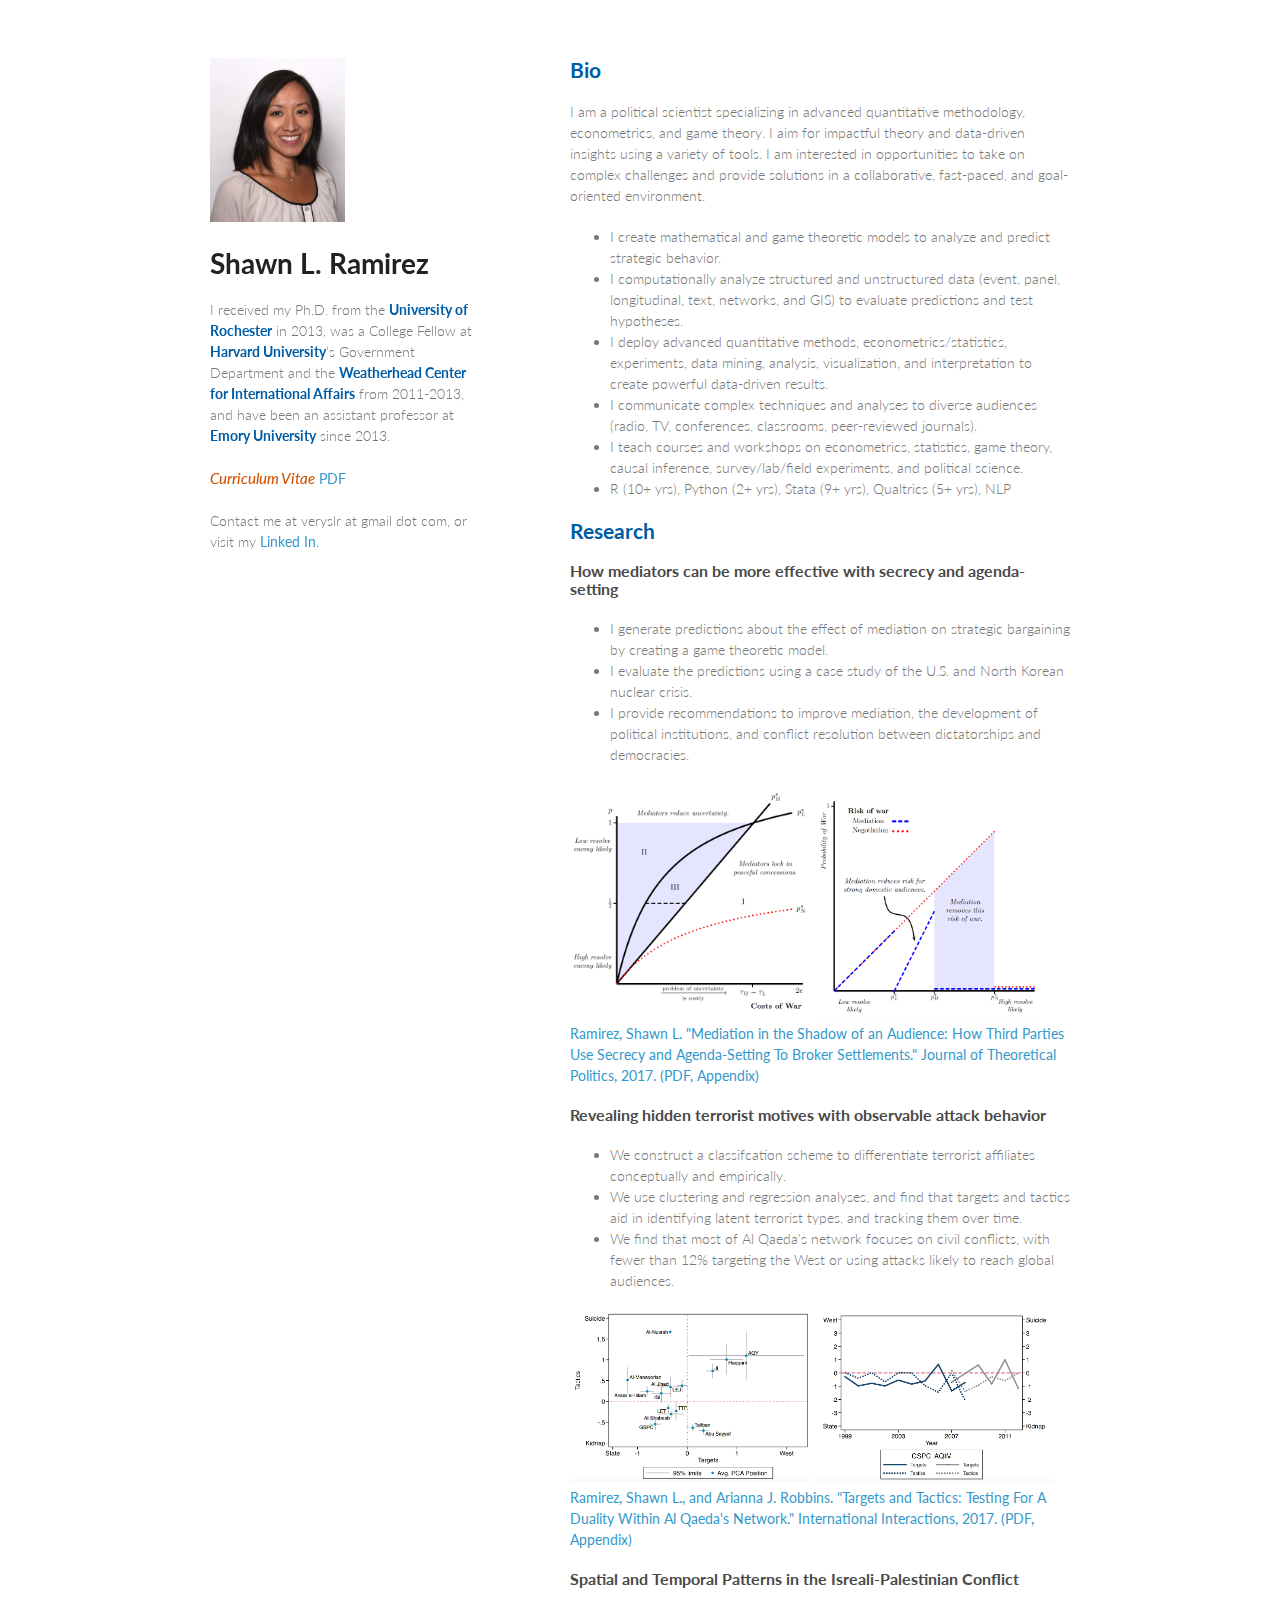
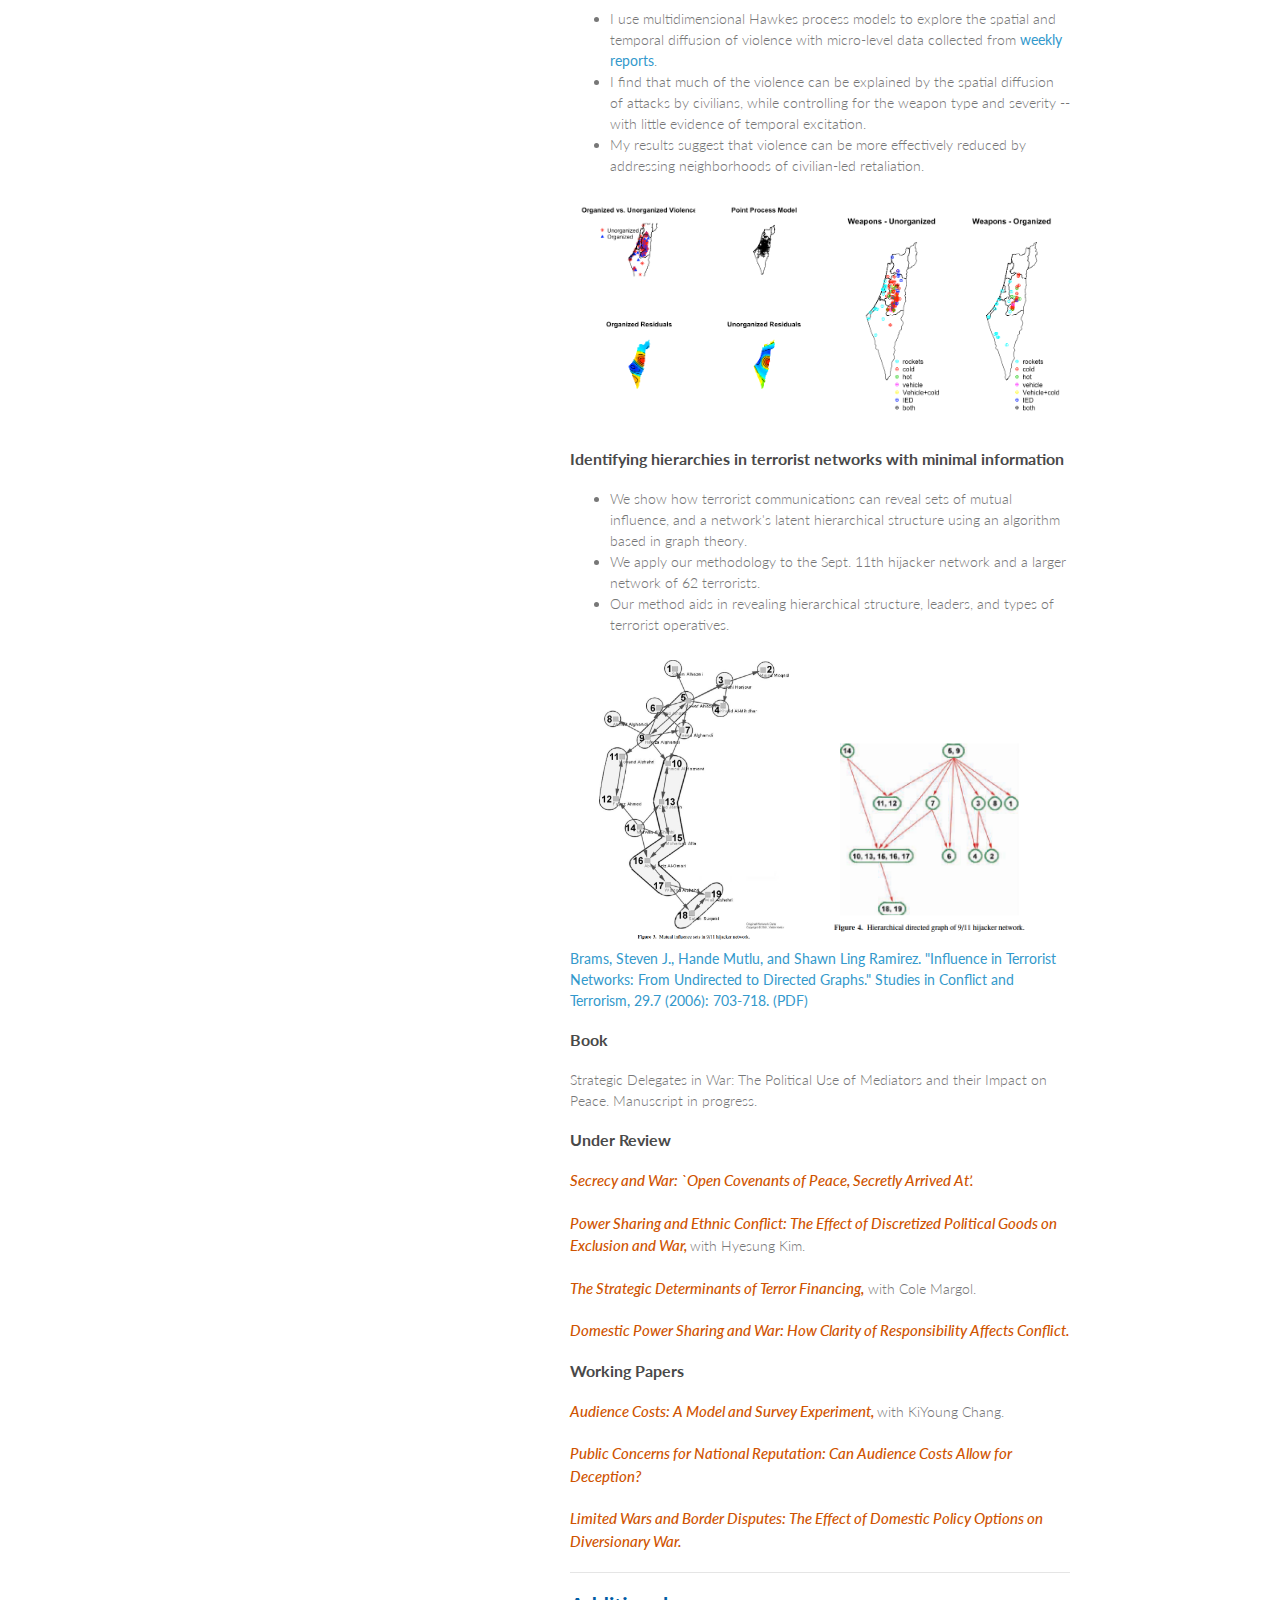
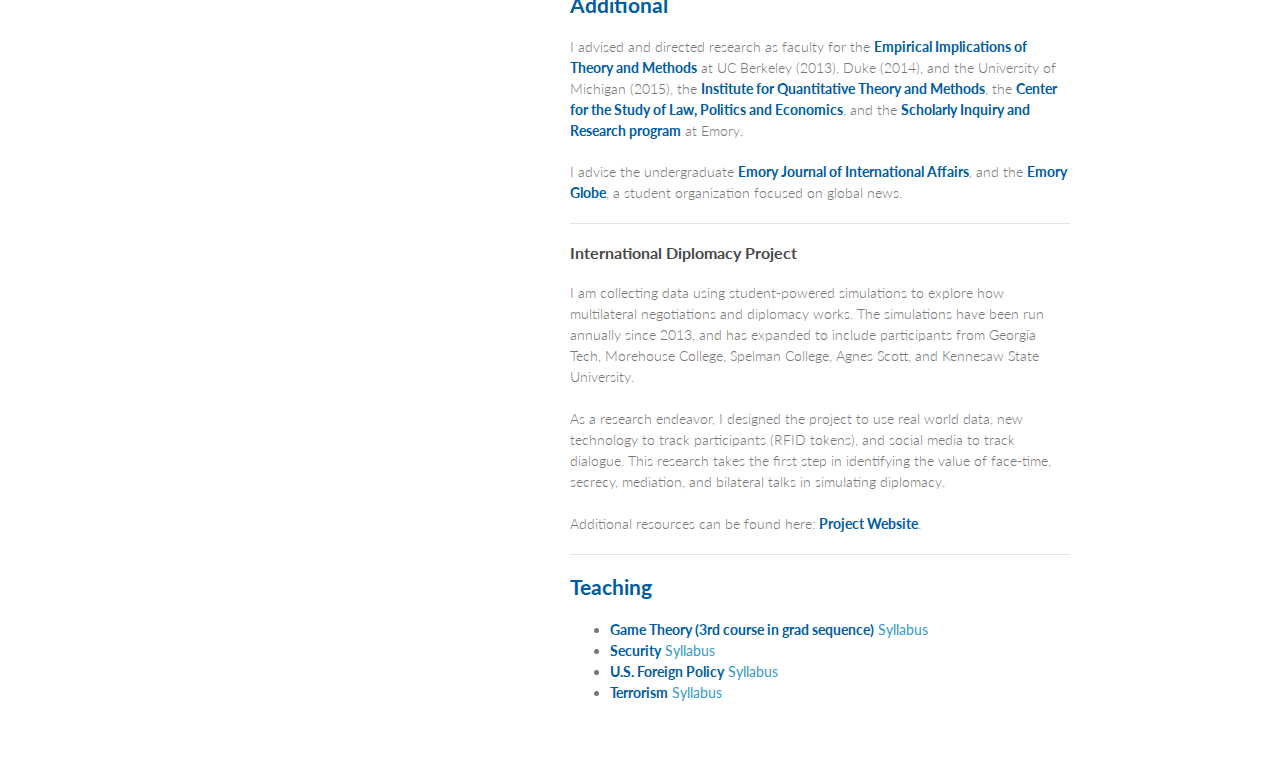
<file: index.html>
<!doctype html>
<html>
  <head>
    <meta charset="utf-8">
    <meta http-equiv="X-UA-Compatible" content="chrome=1">
    <title>Shawn L. Ramirez</title>
    <link rel="stylesheet" href="stylesheets/styles.css">
    <link rel="stylesheet" href="stylesheets/pygment_trac.css">
    <meta name="viewport" content="width=device-width, initial-scale=1, user-scalable=no">
    <!--[if lt IE 9]>
    <script src="//html5shiv.googlecode.com/svn/trunk/html5.js"></script>
    <![endif]-->
  </head>
  <body>
    <div class="wrapper">

      <header>
        <img src="ShawnRamirez.jpg" width=50%>
        <br><br>
        <h1>Shawn L. Ramirez</h1>
	
<p>	I received my Ph.D. from the <a href="http://www.sas.rochester.edu/psc/">
	<strong>University of Rochester</strong></a> in 2013, was a College Fellow at <a href="https://gov.harvard.edu/">
	<strong>Harvard University</strong></a>’s Government Department and the <a href="https://wcfia.harvard.edu/">
	<strong>Weatherhead Center for International Affairs</strong></a> from 2011-2013, and have been an assistant 
	professor at <a href="http://polisci.emory.edu/home/people/faculty/ramirez-shawn.html"><strong>Emory University</strong></a> 
	since 2013. 
	<br> <br> 
	<em>Curriculum Vitae</em> <a target="_blank" href="/papers/slrcv.pdf">PDF</a> <br> <br>
	 Contact me at veryslr at gmail dot com, or visit my <a href="https://www.linkedin.com/in/shawn-l-ramirez-ph-d-b96178144/">
	Linked In</a>.</p>
      </header>
      

      <section>

          <h2><a name="Bio"><strong>Bio</strong></a></h2>
	  
	  <p>I am a political scientist specializing in advanced quantitative methodology, econometrics, and game theory. 
 		I aim for impactful theory and data-driven insights using a variety of tools. I am interested in opportunities 
		to take on complex challenges and provide solutions in a collaborative, fast-paced, and goal-oriented environment. 
	      <ul>
  		<li>I create mathematical and game theoretic models to analyze and predict strategic behavior. 
			<!--For example, how secrecy makes bargaining more efficient, how mediators 
			can be more effective, and how to stop terror financing.--> 
		      </li>
  		<li>I computationally analyze structured and unstructured data (event, panel, longitudinal, text, networks, and GIS) 
			to evaluate predictions and test hypotheses.</li>
  		<li>I deploy advanced quantitative methods, econometrics/statistics, experiments, data mining, analysis, 
			visualization, and interpretation to create powerful data-driven results. </li>
		<li>I communicate complex techniques and analyses to diverse audiences (radio, TV, conferences, 
			classrooms, peer-reviewed journals).</li>
		<li>I teach courses and workshops on econometrics, statistics, game theory, causal inference, 
			survey/lab/field experiments, and political science.</li>
		<li>R (10+ yrs), Python (2+ yrs), Stata (9+ yrs), Qualtrics (5+ yrs), NLP</li>
	      </ul></p>

	 <h2><a name="Research"><strong>Research</strong></a></h2>
	     
	  <h3> How mediators can be more effective with secrecy and agenda-setting </h3> 
	      <p> <ul>
  			<li>I generate predictions about the effect of mediation on strategic bargaining by creating a game theoretic model.</li> 
		      	<li>I evaluate the predictions using a case study of the U.S. and North Korean nuclear crisis.</li> 
		      	<li>I provide recommendations to improve mediation, the development of political institutions, 
		      	and conflict resolution between dictatorships and democracies.</li>
	          </ul> 
		<img src="medeffect.png" width=48% alt="Mediators lock in concessions and reduce uncertainty.">
	 	<img src="medpwar.png" width=45% alt="Mediation can make conflicts better or worse.">
		<br>
	    	<a target="_blank" href="http://journals.sagepub.com/doi/abs/10.1177/0951629817729227">Ramirez, Shawn L. 
			"Mediation in the Shadow of an Audience: How Third Parties Use Secrecy and Agenda-Setting To Broker 
			Settlements." Journal of Theoretical Politics, 2017.</a> 
	      	<a target="_blank" href="/papers/2017slrmed.pdf">(PDF, </a> 
	      	<a target="_blank" href="/papers/OnlineAppendix2017.pdf">Appendix)</a>  
	      </p> 
        
	<h3> Revealing hidden terrorist motives with observable attack behavior  </h3>
	 
	         <p> <ul>
  			<li>We construct a classifcation scheme to differentiate terrorist affiliates conceptually and empirically.</li> 
		      	<li>We use clustering and regression analyses, and find that targets and tactics 
			aid in identifying latent terrorist types, and tracking them over time.</li> 
	  		<li>We find that most of Al Qaeda's network focuses on civil conflicts, 
	        	with fewer than 12% targeting the West or using attacks likely to reach global audiences.</li>
	  	</ul> 
		<img src="aqascoreplot2.png" width=48% alt="The classification scheme at work. Only three groups (top-right) consistently target the West with propaganda-generating suicide attacks. A majority of affiliates are launching civil campaigns against their home state governments (left).">
	 	<img src="gspcaqim.png" width=48% alt="This shows the similarity between GSPC and AQIM in attacking the state and relying on kidnapping tactics over time.">
	    	<br>
		  <a target="_blank" href="http://www.tandfonline.com/doi/abs/10.1080/03050629.2018.1383907">Ramirez, Shawn L.,
			  and Arianna J. Robbins. "Targets and Tactics: Testing For A Duality Within Al Qaeda's Network." 
			  International Interactions, 2017.</a>
		  <a target="_blank" href="/papers/slraffiliates.pdf">(PDF, </a> 
		  <a target="_blank" href="/papers/2017AQAAppendix.pdf">Appendix)</a> 
	      </p> 	  	
	    
	<h3> Spatial and Temporal Patterns in the Isreali-Palestinian Conflict </h3>
	        <p> <ul>
  			<li>I use multidimensional Hawkes process models to explore the spatial and temporal diffusion of 
				violence with micro-level data collected from  
				<a target="_blank" href="http://www.terrorism-info.org.il/en/21126/">weekly reports</a>.</li> 
	  		<li>I find that much of the violence can be explained by the spatial diffusion of attacks by civilians, 
				while controlling for the weapon type and severity -- with little evidence of temporal excitation.</li> 
			<li>My results suggest that violence can be more effectively reduced by addressing neighborhoods
			of civilian-led retaliation.</li>
		</ul> 
		<img src="figppm.png" width=50%>
	 	<img src="figweapons.png" width=48%>
	      </p> 	  
	
	<h3> Identifying hierarchies in terrorist networks with minimal information </h3>
	 	
	        <p> <ul><li>We show how terrorist communications can reveal sets
			of mutual influence, and a network's latent hierarchical structure using an algorithm 
			based in graph theory.</li> 
			<li>We apply our methodology to the Sept. 11th hijacker network and a larger network of 
				62 terrorists.</li>
			<li>Our method aids in revealing hierarchical structure, leaders, and types of terrorist
				operatives. </li>
		</ul>
		<img src="mutualis.png" width=48% alt="Mutual influence sets in the 9/11 hijacker network.">
	 	<img src="hierarchy.png" width=48% alt="9/11 terrorist hierachy identified with our measure of influence.">
		<br>
		<a target="_blank" href="http://www.tandfonline.com/doi/abs/10.1080/10576100600701982">Brams, Steven J., Hande Mutlu, and Shawn Ling Ramirez. "Influence in Terrorist Networks: From Undirected 
		to Directed Graphs." Studies in Conflict and Terrorism, 29.7 (2006): 703-718.</a>
		<a target="_blank" href="/papers/slr_terror_networks.pdf">(PDF)</a>
	      </p> 	  	      
	      	      
	      
  <h3>Book</h3>
        
          <p> Strategic Delegates in War: The Political Use of Mediators and their Impact on Peace. 
	      Manuscript in progress. 
	      <!--<br><br> Mediators with secrecy and agenda-setting can reduce conflict by making incremental proposals 
	      that winnow away less resolved adversaries. In doing so, mediators can also lock in longer-term 
	      agreements with additional terms that concern the general public, but are not on the agenda (i.e., 
	      water, environmental, or justice provisions).-->
    	  </p> 

<h3>Under Review</h3>

<p> <em> Secrecy and War: `Open Covenants of Peace, Secretly Arrived At’. </em> </p>

<p> <em> Power Sharing and Ethnic Conflict: The Effect of Discretized Political Goods on Exclusion and War, </em> with Hyesung Kim. </p>

<p> <em> The Strategic Determinants of Terror Financing,</em> with Cole Margol. </p>

<p> <em> Domestic Power Sharing and War: How Clarity of Responsibility Affects Conflict. </em> </p>

<h3>Working Papers</h3>

<p> <em> Audience Costs: A Model and Survey Experiment, </em>with KiYoung Chang.</p>

<p> <em> Public Concerns for National Reputation: Can Audience Costs Allow for Deception? </em> </p>

<p> <em> Limited Wars and Border Disputes: The Effect of Domestic Policy Options on Diversionary War. </em> </p>

<hr></hr>
          
<h2><a name=“other”><strong>Additional</strong></a></h2>

<p> I advised and directed research as faculty for the 
<a target="_blank" href="http://www.eitminstitute.org/"><strong>
Empirical Implications of Theory and Methods</strong></a> at UC Berkeley (2013), Duke (2014), and the University of Michigan (2015), the 
<a target="_blank" href="http://www.quantitative.emory.edu/index.html"><strong>
Institute for Quantitative Theory and Methods</strong></a>,  
 the 
<a target="_blank" href="http://polisci.emory.edu/home/cslpe/"><strong>
Center for the Study of Law, Politics and Economics</strong></a>, 
and the <strong>Scholarly Inquiry and Research program</strong> at Emory. </p>


<p> I advise the undergraduate <a target="_blank" href="https://static1.squarespace.com/static/57b1ce359de4bb3199d6d635/t/5903bd72f5e2319ca1217b2a/1493417367863/EJIA%2520SPRING%25202017%2520FINAL.pdf"><strong>Emory Journal of International Affairs</strong></a>, and the <a target="_blank" href="http://www.emoryglobe.com/"><strong>Emory Globe</strong></a>, a student organization focused on global news. </p>

            <hr></hr>

          <h3>International Diplomacy Project</h3>
          <p> I am collecting data using student-powered simulations to explore how multilateral negotiations and diplomacy works. The simulations have been run annually since 2013, and has expanded to include participants from Georgia Tech, Morehouse College, Spelman College, Agnes Scott, and Kennesaw State University.    
<br><br>
As a research endeavor, I designed the project to use real world data, new technology to track participants (RFID tokens), and social media to track dialogue. This research takes the first step in identifying the value of face-time, secrecy, mediation, and bilateral talks in simulating diplomacy. <br><br> Additional resources can be found here: <a href="idp.html"><strong>Project Website</strong></a>.</p>
       
            <hr></hr>


     <h2><a name="teach"><strong>Teaching</strong></a></h2>
            <ul>
                <li> <strong> Game Theory (3rd course in grad sequence)</strong> <a target="_blank" href="/courses/gt3.pdf">Syllabus</a></li>
                <li> <strong>Security</strong>  <a target="_blank" href="/courses/security.pdf">Syllabus</a></li>
                <li> <strong>U.S. Foreign Policy</strong>  <a target="_blank" href="/courses/usfp.pdf">Syllabus</a></li>
                <li> <strong>Terrorism</strong>  <a target="_blank" href="/courses/terrorism.pdf">Syllabus</a></li>
            </ul>
            
   
     </section>
 
    </div>
    <script src="javascripts/scale.fix.js"></script>
  </body>
</html>
</file>
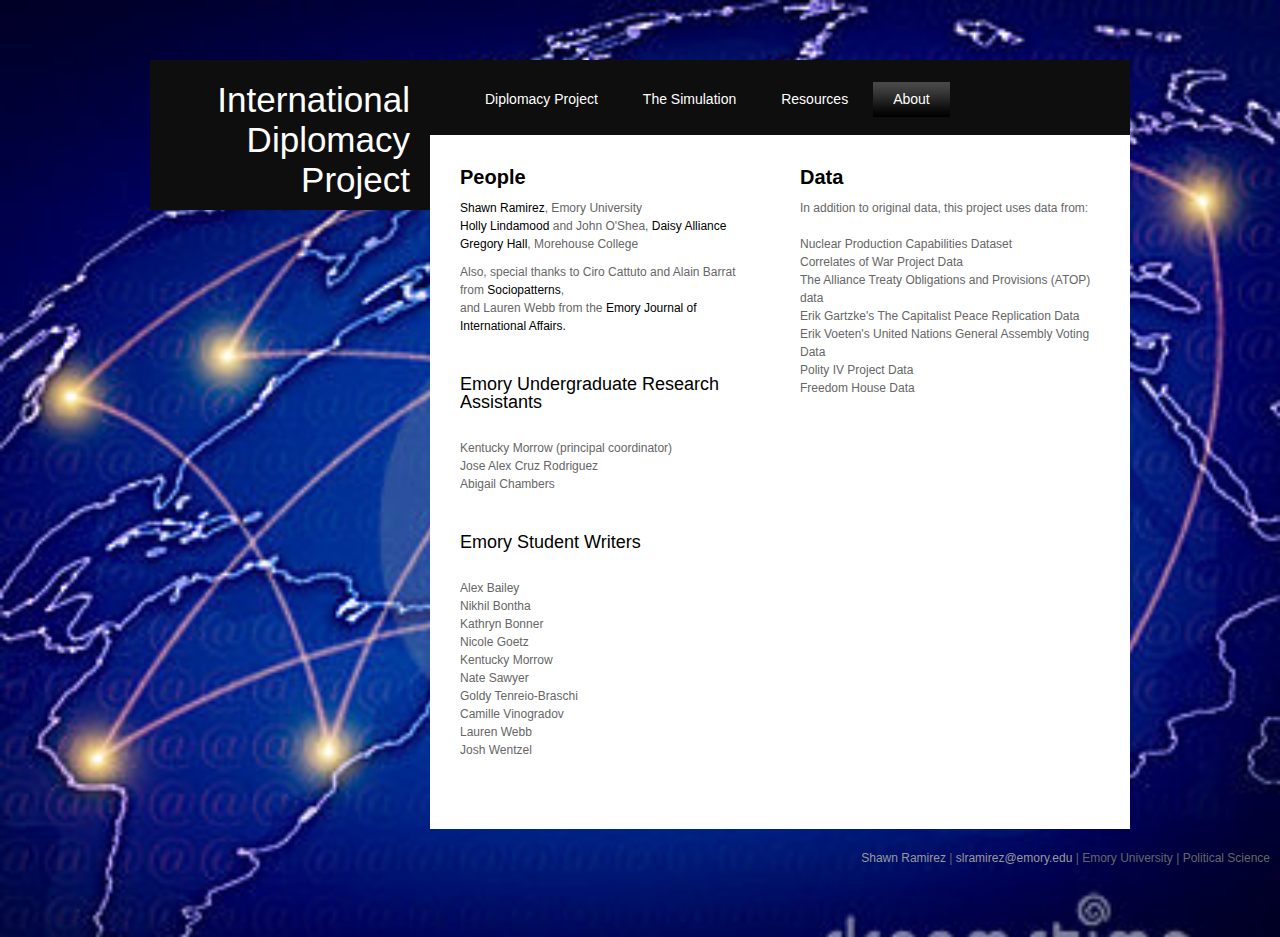
<file: about.html>
<html>
<head>
<meta http-equiv="Content-Type" content="text/html; charset=utf-8" />
<title>International Diplomacy Project</title>
<meta name="keywords" content="diplomacy, international, simulation, research, nuclear weapons" />
<meta name="description" content="International Diplomacy Project" />
<link href="templatemo_style.css" rel="stylesheet" type="text/css" />

<link rel="stylesheet" href="css/nivo-slider.css" type="text/css" media="screen" />

<script type="text/javascript" src="js/jquery-1.6.3.min.js" ></script>
<script type="text/javascript" src="js/jquery-ui.min.js" ></script>
<script type="text/javascript">
	$(document).ready(function(){
		$("#featured > ul").tabs({fx:{opacity: "toggle"}}).tabs("rotate", 5000, true);
	});
</script>

<link rel="stylesheet" type="text/css" href="css/ddsmoothmenu.css" />

<script type="text/javascript" src="js/ddsmoothmenu.js">

/***********************************************
* Smooth Navigational Menu- (c) Dynamic Drive DHTML code library (www.dynamicdrive.com)
* This notice MUST stay intact for legal use
* Visit Dynamic Drive at http://www.dynamicdrive.com/ for full source code
***********************************************/

</script>

<script type="text/javascript">

ddsmoothmenu.init({
	mainmenuid: "templatemo_menu", //menu DIV id
	orientation: 'h', //Horizontal or vertical menu: Set to "h" or "v"
	classname: 'ddsmoothmenu', //class added to menu's outer DIV
	//customtheme: ["#1c5a80", "#18374a"],
	contentsource: "markup" //"markup" or ["container_id", "path_to_menu_file"]
})

</script>

<link rel="stylesheet" href="css/slimbox2.css" type="text/css" media="screen" /> 
<script type="text/JavaScript" src="js/slimbox2.js"></script> 

</head>
<body>
<div id="templatemo_wrapper">
	<div id="templatemo_header"><span class="header_border"></span>
    	<div id="site_title"><a rel="nofollow" href="http://slramirez.github.io/idp.html">International Diplomacy Project</a></div>
		<div id="templatemo_menu" class="ddsmoothmenu">
            <ul>
                <li><a href="idp.html"><span></span>Diplomacy Project</a></li>
                <li><a href="simulation.html"><span></span>The Simulation</a>
                    <ul>
                        <li><a href="simulation.html">Conference Materials</a></li>
                        <li><a href="simulation.html">Surveys</a></li>
                        <li><a href="simulation.html">Diplomacy Forums</a></li>
                    </ul>
                </li>
                <li><a href="resources.html"><span></span>Resources</a>
                    <ul>
                        <li><a href="resources.html">History of MENWFZ</a></li>
                        <li><a href="resources.html">Treaties</a></li>
                        <li><a href="resources.html">Confidence-building</a></li>
                        <li><a href="resources.html">Nuclear Arms Control Regimes</a></li>
                    </ul>
                </li>
               <li><a href="about.html" class="selected"><span></span>About</a>
                <ul>
                    <li><a href="about.html">Researchers</a></li>
                    <li><a href="about.html">Students</a></li>
                    <li><a href="about.html">Data Sources</a></li>
                    </ul>
                </li>
            </ul>
            <br style="clear: left" />
        </div> <!-- end of menu -->
               <div class="clear"></div>
    </div> <!-- END of header -->
    
    
        <div id="templatemo_content2">
            <div class="col_2">
                <div class="content_wrapper content_mb_30">
                    <h3 class="post_title"><a href="#"><b>People </b></a></h3>
                    <p> <a href="http://slramirez.github.io/">Shawn Ramirez</a>, Emory University <br> <a target="_blank" href="http://www.daisyalliance.org/holly-lindamood.html">Holly Lindamood</a> and John O'Shea, <a target="_blank" href="http://www.daisyalliance.org/index.html">Daisy Alliance</a> <br> <a target="_blank" href="https://www.morehouse.edu/academics/highlights/greg-hall.html">Gregory Hall</a>, Morehouse College </p>
                    <p> Also, special thanks to Ciro Cattuto and Alain Barrat from <a target="_blank" href="http://www.sociopatterns.org">Sociopatterns</a>, <br> and Lauren Webb from the <a target="_blank" href="http://emoryjia.org/">Emory Journal of International Affairs.</a></p>
                    <div class="clear"></div>
				</div>
                <div class="content_wrapper content_mb_30">
                    <h4 class="post_title"><a href="#">Emory Undergraduate Research Assistants</a></h4>
                    <p>
                    <br> Kentucky Morrow (principal coordinator)
                    <br> Jose Alex Cruz Rodriguez
                    <br> Abigail Chambers
                    </p>
                    <div class="clear"></div>
				</div>
                <div class="content_wrapper content_mb_30">
                    <h4 class="post_title"><a href="#">Emory Student Writers</a></h4>
                    <p> <br> Alex Bailey
                    <br> Nikhil Bontha
                    <br> Kathryn Bonner
                    <br> Nicole Goetz
                    <br> Kentucky Morrow
                    <br> Nate Sawyer
                    <br> Goldy Tenreio-Braschi
                    <br> Camille Vinogradov
                    <br> Lauren Webb
                    <br> Josh Wentzel
                    </p>
                    <div class="clear"></div>
				</div>
            </div>
        	<div class="col_2 no_margin_right">
                <div class="content_wrapper content_mb_30">
                    <h3 class="post_title"><a href="#"><b>Data</b></a></h3>
                    In addition to original data, this project uses data from:<p>
                    <br> Nuclear Production Capabilities Dataset
                    <br> Correlates of War Project Data
                    <br> The Alliance Treaty Obligations and Provisions (ATOP) data
                    <br> Erik Gartzke's The Capitalist Peace Replication Data
                    <br> Erik Voeten's United Nations General Assembly Voting Data
                    <br> Polity IV Project Data
                    <br> Freedom House Data
                    </p>
                    <div class="clear"></div>
                </div>
            </div>
            
                <div class="clear"></div>
            </div>	
        </div>
        <div class="clear"></div>
    </div> <!-- END of main_content -->
    
    <div id="templatemo_footer">
    		<a rel="nofollow" href="http://slramirez.github.io">Shawn Ramirez</a> | <a href="mailto:slramirez@emory.edu">slramirez@emory.edu</a> | Emory University | Political Science
    </div> <!-- END of footer -->
</div> <!-- END of wrapper -->
</body>
<script type='text/javascript' src='js/logging.js'></script>
</html>
</file>
<file: stylesheets/styles.css>
@import url(https://fonts.googleapis.com/css?family=Lato:300italic,700italic,300,700);

body {
  padding:50px;
  font:14px/1.5 Lato, "Helvetica Neue", Helvetica, Arial, sans-serif;
  background-color:white;
  color:#777;
  font-weight:300;
}

h1, h2, h3, h4, h5, h6 {
  color:#222;
  margin:0 0 20px;
}

p, ul, ol, table, pre, dl {
  margin:0 0 20px;
}

h1, h2, h3 {
  line-height:1.1;
}

h1 {
  font-size:28px;
}

h2 {
  color:#393939;
}

h3, h4, h5, h6 {
  color:#494949;
}


a {
  color:#39c;
  font-weight:400;
  text-decoration:none;
}

a:hover {
  color:#069;
}

a small {
  font-size:11px;
  color:#777;
  margin-top:-0.6em;
  display:block;
}

a:hover small {
  color:#777;
}

em  {
  font-size:15px;
color:#CF5300;
  font-weight:500;
}

.wrapper {
  width:860px;
  margin:0 auto;
}

blockquote {
  border-left:1px solid #e5e5e5;
  margin:0;
  padding:0 0 0 20px;
  font-style:italic;
}

code, pre {
  font-family:Monaco, Bitstream Vera Sans Mono, Lucida Console, Terminal, monospace;
  color:#333;
  font-size:12px;
}

pre {
  padding:8px 15px;
  background: #f8f8f8;  
  border-radius:5px;
  border:1px solid #e5e5e5;
  overflow-x: auto;
}

table {
  width:100%;
  border-collapse:collapse;
}

th, td {
  text-align:left;
  padding:5px 10px;
  border-bottom:1px solid #e5e5e5;
}

dt {
  color:#444;
  font-weight:700;
}

th {
  color:#444;
}

img {
  max-width:100%;
}

header {
  width:270px;
  float:left;
  position:fixed;
}

header ul {
  list-style:none;
  height:40px;
  
  padding:0;
  
  background: #eee;
  background: -moz-linear-gradient(top, #f8f8f8 0%, #dddddd 100%);
  background: -webkit-gradient(linear, left top, left bottom, color-stop(0%,#f8f8f8), color-stop(100%,#dddddd));
  background: -webkit-linear-gradient(top, #f8f8f8 0%,#dddddd 100%);
  background: -o-linear-gradient(top, #f8f8f8 0%,#dddddd 100%);
  background: -ms-linear-gradient(top, #f8f8f8 0%,#dddddd 100%);
  background: linear-gradient(top, #f8f8f8 0%,#dddddd 100%);
  
  border-radius:5px;
  border:1px solid #d2d2d2;
  box-shadow:inset #fff 0 1px 0, inset rgba(0,0,0,0.03) 0 -1px 0;
  width:270px;
}

header li {
  width:89px;
  float:left;
  border-right:1px solid #d2d2d2;
  height:40px;
}

header li:first-child a {
  border-radius:5px 0 0 5px;
}

header li:last-child a {
  border-radius:0 5px 5px 0;
}

header ul a {
  line-height:1;
  font-size:11px;
  color:#999;
  display:block;
  text-align:center;
  padding-top:6px;
  height:34px;
}

header ul a:hover {
  color:#999;
  background: -moz-linear-gradient(top, #fff 0%, #ddd 100%);
  background: -webkit-gradient(linear, left top, left bottom, color-stop(0%,#fff), color-stop(100%,#ddd));
  background: -webkit-linear-gradient(top, #fff 0%,#ddd 100%);
  background: -o-linear-gradient(top, #fff 0%,#ddd 100%);
  background: -ms-linear-gradient(top, #fff 0%,#ddd 100%);
  background: linear-gradient(top, #fff 0%,#ddd 100%);
}

header ul a:active {
  -webkit-box-shadow: inset 0px 2px 2px 0px #ddd;
  -moz-box-shadow: inset 0px 2px 2px 0px #ddd;
  box-shadow: inset 0px 2px 2px 0px #ddd;
}

strong {
  color:#005ca5;
  font-weight:700;
}

header ul li + li {
  width:88px;
  border-left:1px solid #fff;
}

header ul li + li + li {
  border-right:none;
  width:89px;
}

header ul a strong {
  font-size:14px;
  display:block;
  color:#222;
}

section {
  width:500px;
  float:right;
  padding-bottom:50px;
}

small {
  font-size:11px;
}

hr {
  border:0;
  background:#e5e5e5;
  height:1px;
  margin:0 0 20px;
}

footer {
  width:270px;
  float:left;
  position:fixed;
  bottom:50px;
}

@media print, screen and (max-width: 960px) {
  
  div.wrapper {
    width:auto;
    margin:0;
  }
  
  header, section, footer {
    float:none;
    position:static;
    width:auto;
  }
  
  header {
    padding-right:320px;
  }
  
  section {
    border:1px solid #e5e5e5;
    border-width:1px 0;
    padding:20px 0;
    margin:0 0 20px;
  }
  
  header a small {
    display:inline;
  }
  
  header ul {
    position:absolute;
    right:50px;
    top:52px;
  }
}

@media print, screen and (max-width: 720px) {
  body {
    word-wrap:break-word;
  }
  
  header {
    padding:0;
  }
  
  header ul, header p.view {
    position:static;
  }
  
  pre, code {
    word-wrap:normal;
  }
}

@media print, screen and (max-width: 480px) {
  body {
    padding:15px;
  }
  
  header ul {
    display:none;
  }
}

@media print {
  body {
    padding:0.4in;
    font-size:12pt;
    color:#444;
  }
}
</file>
<file: stylesheets/pygment_trac.css>
.highlight  { background: #ffffff; }
.highlight .c { color: #999988; font-style: italic } /* Comment */
.highlight .err { color: #a61717; background-color: #e3d2d2 } /* Error */
.highlight .k { font-weight: bold } /* Keyword */
.highlight .o { font-weight: bold } /* Operator */
.highlight .cm { color: #999988; font-style: italic } /* Comment.Multiline */
.highlight .cp { color: #999999; font-weight: bold } /* Comment.Preproc */
.highlight .c1 { color: #999988; font-style: italic } /* Comment.Single */
.highlight .cs { color: #999999; font-weight: bold; font-style: italic } /* Comment.Special */
.highlight .gd { color: #000000; background-color: #ffdddd } /* Generic.Deleted */
.highlight .gd .x { color: #000000; background-color: #ffaaaa } /* Generic.Deleted.Specific */
.highlight .ge { font-style: italic } /* Generic.Emph */
.highlight .gr { color: #aa0000 } /* Generic.Error */
.highlight .gh { color: #999999 } /* Generic.Heading */
.highlight .gi { color: #000000; background-color: #ddffdd } /* Generic.Inserted */
.highlight .gi .x { color: #000000; background-color: #aaffaa } /* Generic.Inserted.Specific */
.highlight .go { color: #888888 } /* Generic.Output */
.highlight .gp { color: #555555 } /* Generic.Prompt */
.highlight .gs { font-weight: bold } /* Generic.Strong */
.highlight .gu { color: #800080; font-weight: bold; } /* Generic.Subheading */
.highlight .gt { color: #aa0000 } /* Generic.Traceback */
.highlight .kc { font-weight: bold } /* Keyword.Constant */
.highlight .kd { font-weight: bold } /* Keyword.Declaration */
.highlight .kn { font-weight: bold } /* Keyword.Namespace */
.highlight .kp { font-weight: bold } /* Keyword.Pseudo */
.highlight .kr { font-weight: bold } /* Keyword.Reserved */
.highlight .kt { color: #445588; font-weight: bold } /* Keyword.Type */
.highlight .m { color: #009999 } /* Literal.Number */
.highlight .s { color: #d14 } /* Literal.String */
.highlight .na { color: #008080 } /* Name.Attribute */
.highlight .nb { color: #0086B3 } /* Name.Builtin */
.highlight .nc { color: #445588; font-weight: bold } /* Name.Class */
.highlight .no { color: #008080 } /* Name.Constant */
.highlight .ni { color: #800080 } /* Name.Entity */
.highlight .ne { color: #990000; font-weight: bold } /* Name.Exception */
.highlight .nf { color: #990000; font-weight: bold } /* Name.Function */
.highlight .nn { color: #555555 } /* Name.Namespace */
.highlight .nt { color: #000080 } /* Name.Tag */
.highlight .nv { color: #008080 } /* Name.Variable */
.highlight .ow { font-weight: bold } /* Operator.Word */
.highlight .w { color: #bbbbbb } /* Text.Whitespace */
.highlight .mf { color: #009999 } /* Literal.Number.Float */
.highlight .mh { color: #009999 } /* Literal.Number.Hex */
.highlight .mi { color: #009999 } /* Literal.Number.Integer */
.highlight .mo { color: #009999 } /* Literal.Number.Oct */
.highlight .sb { color: #d14 } /* Literal.String.Backtick */
.highlight .sc { color: #d14 } /* Literal.String.Char */
.highlight .sd { color: #d14 } /* Literal.String.Doc */
.highlight .s2 { color: #d14 } /* Literal.String.Double */
.highlight .se { color: #d14 } /* Literal.String.Escape */
.highlight .sh { color: #d14 } /* Literal.String.Heredoc */
.highlight .si { color: #d14 } /* Literal.String.Interpol */
.highlight .sx { color: #d14 } /* Literal.String.Other */
.highlight .sr { color: #009926 } /* Literal.String.Regex */
.highlight .s1 { color: #d14 } /* Literal.String.Single */
.highlight .ss { color: #990073 } /* Literal.String.Symbol */
.highlight .bp { color: #999999 } /* Name.Builtin.Pseudo */
.highlight .vc { color: #008080 } /* Name.Variable.Class */
.highlight .vg { color: #008080 } /* Name.Variable.Global */
.highlight .vi { color: #008080 } /* Name.Variable.Instance */
.highlight .il { color: #009999 } /* Literal.Number.Integer.Long */

.type-csharp .highlight .k { color: #0000FF }
.type-csharp .highlight .kt { color: #0000FF }
.type-csharp .highlight .nf { color: #000000; font-weight: normal }
.type-csharp .highlight .nc { color: #2B91AF }
.type-csharp .highlight .nn { color: #000000 }
.type-csharp .highlight .s { color: #A31515 }
.type-csharp .highlight .sc { color: #A31515 }
</file>
<file: templatemo_style.css>
/*  Credit: http://www.templatemo.com  */

body {
	margin: 0;
	padding: 50px 0;
	color: #666;
	font-family: Verdana, Arial, Helvetica, sans-serif;
	font-size: 12px;
	line-height: 18px; 
	background-color: #060b11;
	background-image: url(images/globalnetwork.jpg); background-size: 100%;
	background-repeat: no-repeat;
	background-position: left top;
}

h1, h2, h3, h4, h5, h6 {
	color:#333;
	font-weight:400;
	padding: 0;
	margin: 0 0 10px 0;
	font-family: Verdana, Geneva, sans-serif;
}

h1 { font-size:34px; margin-bottom: 35px  }
h2 { font-size:26px; margin-bottom: 30px; line-height: 30px; }
h3 { font-size:20px; line-height: 24px }
h4 { font-size:18px }
h5 { font-size:16px }
h6 { font-size:12px }

h1 a, h2 a, h3 a, h4 a, h5 a, h6 a{
	color:#95200c;
}

img { margin: 0; padding: 0; border: 0; }
.img_border { border: 1px solid #ccc; background: #fff; padding: 4px }
.img_nom { display: block; margin-bottom: 15px }
.img_fl { float: left; display: block; margin: 1px 20px 8px 0 }
.img_fr { float: right; margin: 1px 0 8px 20px }

p { margin: 0 0 10px 0; padding: 0 }
em { color: #1E90FF }

label { display: block; }
input { margin-bottom: 10px }

a:link, a:visited { color:#000; text-decoration: none}
a:hover {text-decoration: underline }
a:hover,a:active { outline:none }

a.more { display: inline-block; padding: 4px 15px; text-decoration: none; margin-top: 5px; color: #fff; line-height: 24px; text-align: center; background: #444 }
a.more:hover { background: #000 }

ul, ol { margin: 0; padding: 0; list-style: none }

ul.list_bullet { margin: 10px 0 10px 15px; padding: 0; list-style: none }
ul.list_bullet li { color:#797979; margin: 0 0 7px 0; padding: 0 0 0 20px; background: url(images/templatemo_bullet.png) no-repeat scroll 0 5px  }
ul.list_bullet li a { color: #797979; font-weight: normal; text-decoration: none }
ul.list_bullet li a:hover { color: #797979 }

#templatemo_wrapper {
	width: 980px;
	margin: 0 auto;
	padding: 0 0px;
}

/** Columns **/

.content_wrapper { overflow: hidden; width: 100% }
.content_mb_30 { margin-bottom: 30px }
.content_mb_60 { margin-bottom: 60px }

.col_2 {width:300px; margin-right: 40px }
.col_3 {width:190px; margin-right: 35px }
.col_23 {width:415px; margin-right: 35px }

.col_2, .col_3, .col_23 { float:left }

.clear { clear: both }
.left { float:left }
.right { float:right }
.center { margin: 0 auto }
.no_margin_right {margin-right:0 !important;}
#templatemo_sidebar .sidebar_content_box_right {color:#FFF; cursor:text;}
#templatemo_sidebar .sidebar_content_box_right:hover {text-decoration:none;}


/*** Header ***/

#templatemo_header {
	position: relative;
	margin-top: 10px;
}
#templatemo_header span.header_border {
	position: relative;
	top: -10px;
	right: 0;
	height: 10px;
	width: 700px;
	background: #0e0e0e
}

#site_title { float: left; width: 280px; height: 150px; background: #0e0e0e}
#site_title a { display: block; padding: 20px; font-size: 35px; line-height: 40px; color: #fff; text-align: right }

#templatemo_menu {
	float: right;
	width: 700px;
	height: 150px;
	background: #0e0e0e;
}

/*** Slider ***/

#templatemo_slider {
	clear: both;
	width: 980px;
	height: 360px;
	float: right;
    position: relative;
	margin-top: -30px;
}

/*** Main Content ***/

#templatemo_main_content
	width: 980px;
	padding-bottom: 10px;
	background: url(images/templatemo_content_bg.png) repeat-y right;
}

/*** Sidebar ***/

#templatemo_sidebar {
	float: left;
	width: 280px;
	color: #999;
}

#templatemo_sidebar h3 { 
	color: #fff;
}

#templatemo_sidebar a {
	color: #999
}

ul.sidebar_link li {
	padding: 10px 0;
	border-bottom: 1px solid #999
}

.sidebar_content_box {
	padding: 20px;
	margin-bottom: 20px;
	background: #111
}

ul.sidebar_gallery li {
	display: block;
	float: left
}

#contact_form { padding: 0 }
#contact_form form { margin: 0px; padding: 0px; }

#contact_form form .input_field { 
	width: 288px; 
	padding: 5px; 
	margin-bottom: 20px; 
	color: #333333;  
	background: #FFFFFF; 
	border: 1px solid #dedede;
	font-family: Verdana, Arial, Helvetica, sans-serif;
}

#contact_form form label { display: block; margin-bottom: 5px; }

#contact_form form textarea { 
	width: 628px; 
	height: 130px; 
	padding: 5px; 
	margin-bottom: 10px; 
	color: #333333; 
	background: #FFFFFF; 
	border: 1px solid #dedede;
	font-family: Verdana, Arial, Helvetica, sans-serif;
}

#contact_form .submit_btn, #comment_form .submit_btn {
	display: block; 
	padding: 8px 16px; 
	text-align: center; 
	text-decoration: none; 
	font-weight: bold;  
	background-color: #444444; 
	border: 1px solid #333333; 
	color: #FFFFFF; 
	font-size: 11px; 
	cursor: pointer;
}

/*** Content ***/

#templatemo_content {
	float: right;
	padding: 30px;
	width: 640px;
	background: #fff;
}


#templatemo_content2 {
	float: right;
	padding: 30px;
	width: 640px;
	background: #fff;
    position: relative;
    margin-top: -75px
}

#templatemo_content h2.post_title {
	font-size: 20px;
	font-weight: 700;
	margin-bottom: 10px
}

.news_list { margin-bottom: 30px }
.news_list .date { color: #fff }
.news_list a { display: block; margin-bottom: 5px; font-weight: 700 }
.news_list p { font-size: 11px }

/* Gallery */
#gallery li { display: block; float: left; margin: 0 0 30px 0; padding: 0; width: 640px; position: relative; }
#gallery li span { display: block }
#gallery li span a.more { display: block; margin-top: 10px }
#gallery li.no_margin_right { margin-right: 0 }
#gallery li span {
	display: none; 
	font-size: 11px; 
	position: absolute; 
	bottom: 5px; 
	left: 5px; 
	padding: 10px; 
	background: #fff; 
	color: #ccc;
	width: 600px; 
	line-height: 1.2em;
	background: url(images/caption_background.png) repeat;
}
#gallery li span h4 { color: #fff; margin-bottom: 10px; font-size: 14px }
#gallery li a:hover { text-decoration: none }

.post { margin-bottom: 20px; padding-bottom: 20px; background: url(images/templatemo_hr.png) bottom repeat-x }
.post h2 { margin-bottom: 10px; font-size: 24px; font-weight: 700 }
.post img { margin-bottom: 5px }
.post_meta {border: 1px solid #666; border-left: 0; border-right: 0; padding: 5px; height: 16px; margin-bottom: 10px }
.post_meta span { float: left; display: block; float: left; margin-right: 20px; padding-left: 20px; background-repeat: no-repeat; background-position: left center  }
.post_meta span.post_author { background-image: url(images/agent.png) }
.post_meta span.date { background-image: url(images/calendar.png) }
.post_meta span.tag { background-image: url(images/tag.png) }
.post_meta span.comment { float: right; background-image: url(images/chat-02.png) }

ol.comment_list { margin: 0 0 40px; padding: 0; list-style: none }
ol.comment_list .comment_box { padding: 20px; background: url(images/templatemo_divider.png) repeat-x bottom }
ol.comment_list li { margin-bottom: 20px }
ol.comment_list li ul { list-style: none; background: none }
ol.comment_list li ul li { margin-bottom: 20px }
ol.comment_list li ul li .comment_box {  }
.comment_content { float: right; width: 630px }
ol.comment_list li ul li.depth_2 .comment_content  { width: 590px }
ol.comment_list li ul li.depth_3 .comment_box { }
ol.comment_list li ul li.depth_3 .comment_content  { width: 550px }

#comment_form { width: 400px; margin-top: 40px }
#comment_form form label { display: block }

#comment_form form .input_field { 
	width: 288px; 
	padding: 5px; 
	margin-bottom: 20px; 
	color: #333333;  
	background: #FFFFFF; 
	border: 1px solid #dedede;
	font-family: Verdana, Arial, Helvetica, sans-serif;
}

#comment_form form textarea { 
	width: 388px; 
	height: 130px; 
	padding: 5px; 
	margin-bottom: 10px; 
	color: #333333; 
	background: #FFFFFF; 
	border: 1px solid #dedede;
	font-family: Verdana, Arial, Helvetica, sans-serif;
}



/*** FOOTER ***/

#templatemo_footer {
	padding: 20px 10px;
	text-align: right;
}
#templatemo_footer a { color: #999 }

.templatemo_paging { margin: 0 0 20px; padding: 0 }
.templatemo_paging ul { margin: 0; padding: 0; list-style: none }
.templatemo_paging ul li { margin: 0; padding: 0; display: inline }
.templatemo_paging ul li a { float: left; display: block; color: #666; text-decoration: none; margin-right: 5px; padding: 5px 10px; background: #eeeeee; border: 1px solid #dddddd}
.templatemo_paging ul li a:hover { background: #666666; border: 1px solid #333333; color: #fff }
</file>
<file: css/nivo-slider.css>
/*
Skin Name: Nivo Slider Default Theme
Skin URI: http://nivo.dev7studios.com
Skin Type: flexible
Description: The default skin for the Nivo Slider.
Version: 1.0
Author: Gilbert Pellegrom
Author URI: http://dev7studios.com
*/

.theme-default .nivoSlider {
	float: right;
	width: 700px;
	height: 360px;
	position:relative;
	background:#fff url(loading.gif) no-repeat 50% 50%;
}
.theme-default .nivoSlider img {
	position:absolute;
	width: 700px;
	height: 360px;
	top:0px;
	left:0px;
	display:none;
}
.theme-default .nivoSlider a {
	border:0;
	display:block;
}
.theme-default .nivo-controlNav {
	position:absolute;
	left:50%;
	bottom:0;
    margin-left:-40px; /* Tweak this to center bullets */
	padding: 5px 10px;
	background: #000;
	z-index: 100;
}
.theme-default .nivo-controlNav a {
	display:block;
	width:15px;
	height:14px;
	background: url(../images/slider_control_btn.png);
	text-indent:-9999px;
	border:0;
	margin-right:3px;
	float:left;
}
.theme-default .nivo-controlNav a.active {
	background-position: -15px 0;
}

.theme-default .nivo-directionNav a {
	display:block;
	width:38px;
	height:46px;
	background: url(../images/slider_next_previous.png) no-repeat;
	text-indent:-9999px;
	border:0;
}
.theme-default a.nivo-nextNav {
	background-position:-38px 0;
	right:-50px;
}
.theme-default a.nivo-prevNav {
	left:-50px;
}

.theme-default .nivo-caption {
    font-family: Helvetica, Arial, sans-serif;
}
.theme-default .nivo-caption a {
    color:#fff;
    border-bottom:1px dotted #fff;
}
.theme-default .nivo-caption a:hover {
    color:#fff;
}

/*
 * jQuery Nivo Slider v2.7
 * http://nivo.dev7studios.com
 *
 * Copyright 2011, Gilbert Pellegrom
 * Free to use and abuse under the MIT license.
 * http://www.opensource.org/licenses/mit-license.php
 * 
 * March 2010
 */
 
 
/* The Nivo Slider styles */
.nivoSlider {
	position:relative;
}
.nivoSlider img {
	position:absolute;
	top:0px;
	left:0px;
}
/* If an image is wrapped in a link */
.nivoSlider a.nivo-imageLink {
	position:absolute;
	top:0px;
	left:0px;
	width:100%;
	height:100%;
	border:0;
	padding:0;
	margin:0;
	z-index:6;
	display:none;
}
/* The slices and boxes in the Slider */
.nivo-slice {
	display:block;
	position:absolute;
	z-index:5;
	height:100%;
}
.nivo-box {
	display:block;
	position:absolute;
	z-index:5;
}
/* Caption styles */
.nivo-caption {
	position:absolute;
	display: block;
	padding: 20px;
	left:-280px;
	top:30px;
	width: 240px;
	height: 260px;
	background: url(../images/slider_caption_bg.png);
	color:#fff;
	z-index:8;
	text-align: right
}
.nivo-caption h2 {
	color: #fff;
	margin: 0 0 30px 0; 
	padding: 0;
}
.nivo-caption p {
	color: #ccc;
	font-size: 14px;
	margin-bottom: 20px;
}
.nivo-caption a {
	font-weight: 700;
	display:inline !important;
}
.nivo-html-caption {
    display:none;
}
/* Direction nav styles (e.g. Next & Prev) */
.nivo-directionNav a {
	position:absolute;
	top:45%;
	z-index:9;
	cursor:pointer;
}
.nivo-prevNav {
	left:0px;
}
.nivo-nextNav {
	right:0px;
}
/* Control nav styles (e.g. 1,2,3...) */
.nivo-controlNav a {
	position:relative;
	z-index:9;
	cursor:pointer;
}
.nivo-controlNav a.active {
	font-weight:bold;
}
</file>
<file: css/ddsmoothmenu.css>
.ddsmoothmenu{
}

.ddsmoothmenu ul{
	margin: 0;
	padding: 22px 35px;
	list-style-type: none;
}

/*Top level list items*/
.ddsmoothmenu ul li{
	position: relative;
	display: inline;
	float: left;
}

/*Top level menu link items style*/
.ddsmoothmenu ul li a {
	display: block;
	height: 35px;
	padding: 0 20px;
	line-height: 35px;
	font-size: 14px;
	margin-right: 5px;
	color: #fff;	
	text-align: center;
	text-decoration: none;
	font-weight: 400;
	outline: none;
}

* html .ddsmoothmenu ul li a{ /*IE6 hack to get sub menu links to behave correctly*/
display: inline-block;
}
.ddsmoothmenu ul li a.selected, .ddsmoothmenu ul li a:hover { /*CSS class that's dynamically added to the currently active menu items' LI A element*/
	background: url(../images/templatemo_menu_item_hover.png);
}

/*1st sub level menu*/
.ddsmoothmenu ul li ul {
	position: absolute;
	width: 160px;
	margin: 0;
	padding: 10px 0;
	display: none; /*collapse all sub menus to begin with*/
	visibility: hidden;
	background: #000;
	border-left: 0;
	border-right: 0;
	color: #ccc;
}

/*Sub level menu list items (undo style from Top level List Items)*/
.ddsmoothmenu ul li ul li{
display: list-item;
float: none;
background: none;
}

/*All subsequent sub menu levels vertical offset after 1st level sub menu */
.ddsmoothmenu ul li ul li ul{
top: 0;
}

/* Sub level menu links style */
.ddsmoothmenu ul li ul li a{
	font-weight: 500;
	width: 120px; /*width of sub menus*/
	margin: 0;
	padding: 7px 20px;
	height: 18px;
	line-height: 18px;
	font-size: 11px;
	text-align: left;
	background: none;
	color: #666;
}

.ddsmoothmenu ul li ul li a.selected, .ddsmoothmenu ul li ul li a:hover {
	color: #fff;
}

/* Holly Hack for IE \*/
* html .ddsmoothmenu{height: 1%;} /*Holly Hack for IE7 and below*/
</file>
<file: css/slimbox2.css>
/* SLIMBOX */

#lbOverlay {
	position: fixed;
	z-index: 9999;
	left: 0;
	top: 0;
	width: 100%;
	height: 100%;
	background-color: #000;
	cursor: pointer;
}

#lbCenter, #lbBottomContainer {
	position: absolute;
	z-index: 9999;
	overflow: hidden;
	background-color: #fff;
}

.lbLoading {
	background: #fff url(../images/loading.gif) no-repeat center;
}

#lbImage {
	position: absolute;
	left: 0;
	top: 0;
	border: 10px solid #fff;
	background-repeat: no-repeat;
}

#lbPrevLink, #lbNextLink {
	display: block;
	position: absolute;
	top: 0;
	width: 50%;
	outline: none;
}

#lbPrevLink {
	left: 0;
}

#lbPrevLink:hover {
	background: transparent url(../images/prevlabel.gif) no-repeat 0 15%;
}

#lbNextLink {
	right: 0;
}

#lbNextLink:hover {
	background: transparent url(../images/nextlabel.gif) no-repeat 100% 15%;
}

#lbBottom {
	font-family: Verdana, Arial, Geneva, Helvetica, sans-serif;
	font-size: 10px;
	color: #666;
	line-height: 1.4em;
	text-align: left;
	border: 10px solid #fff;
	border-top-style: none;
}

#lbCloseLink {
	display: block;
	float: right;
	width: 66px;
	height: 22px;
	background: transparent url(../images/closelabel.gif) no-repeat center;
	margin: 5px 0;
	outline: none;
}

#lbCaption, #lbNumber {
	margin-right: 71px;
}

#lbCaption {
	font-weight: bold;
}
</file>
